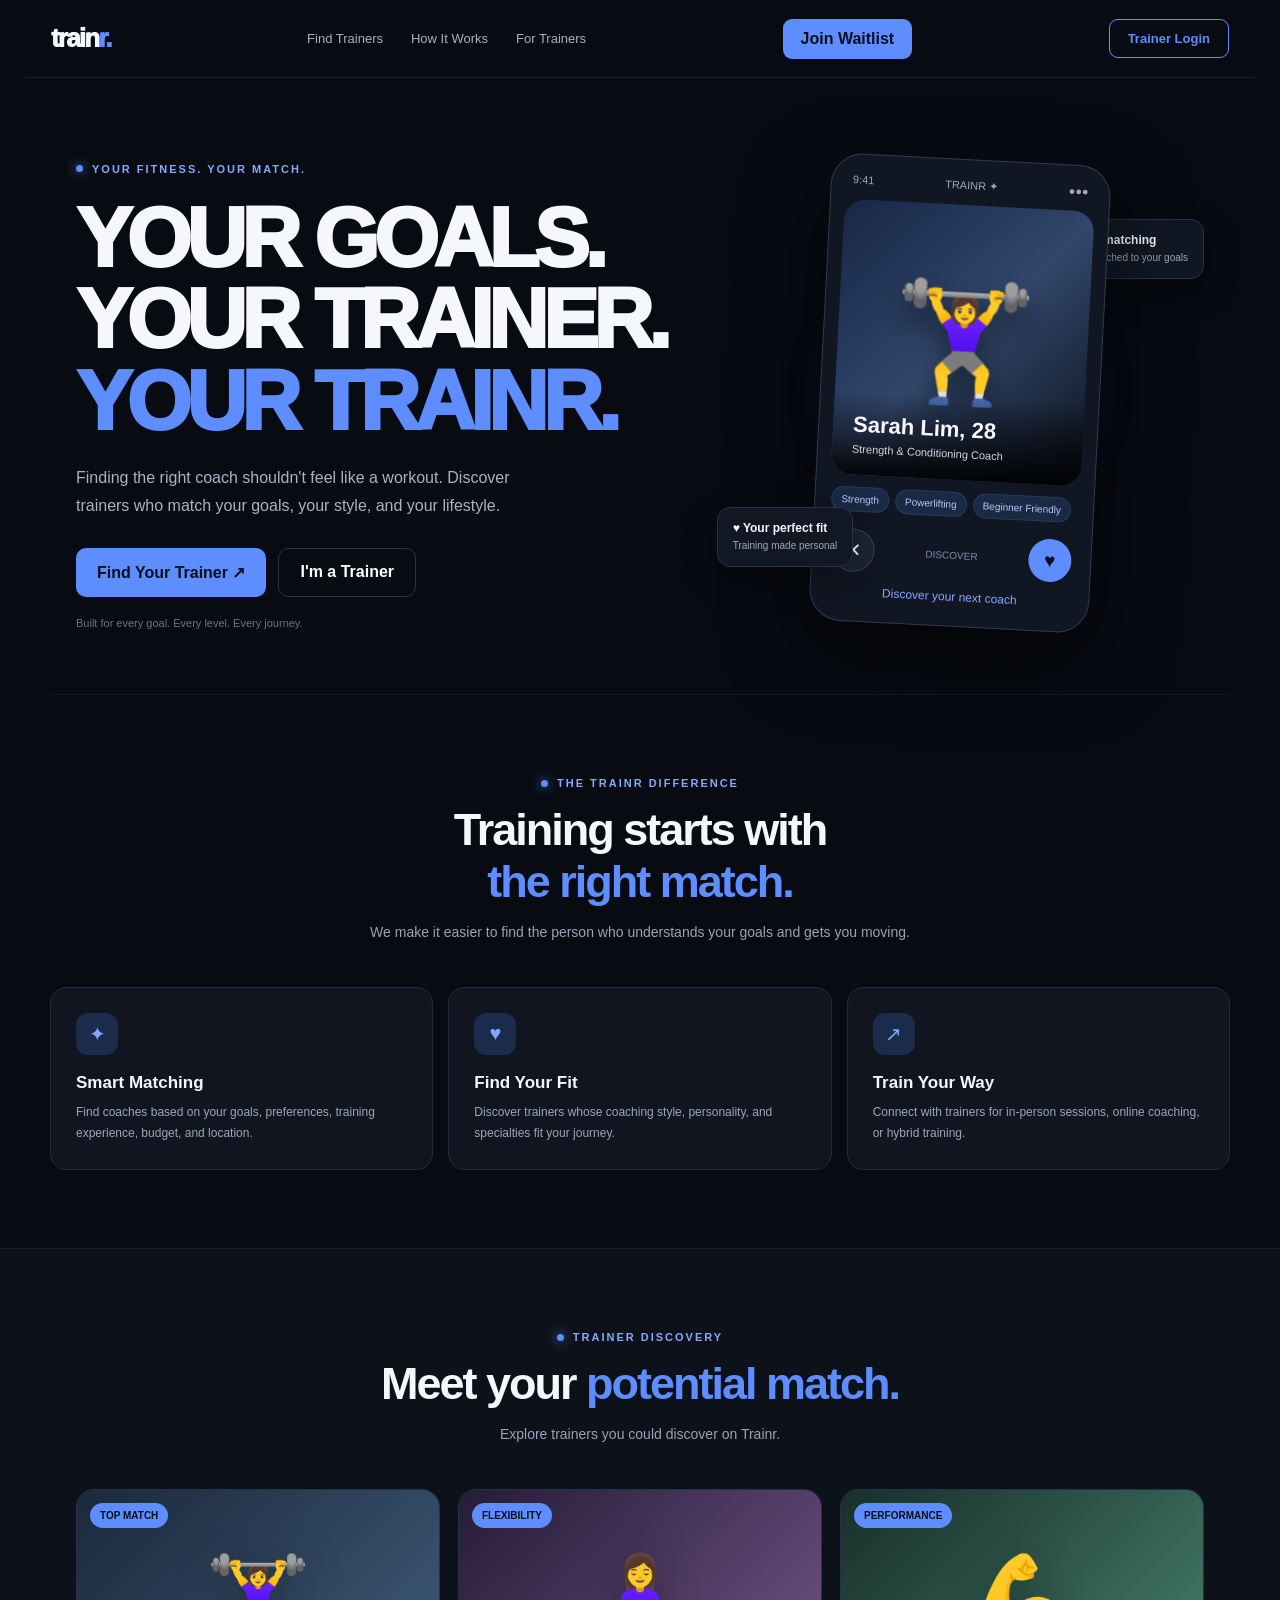
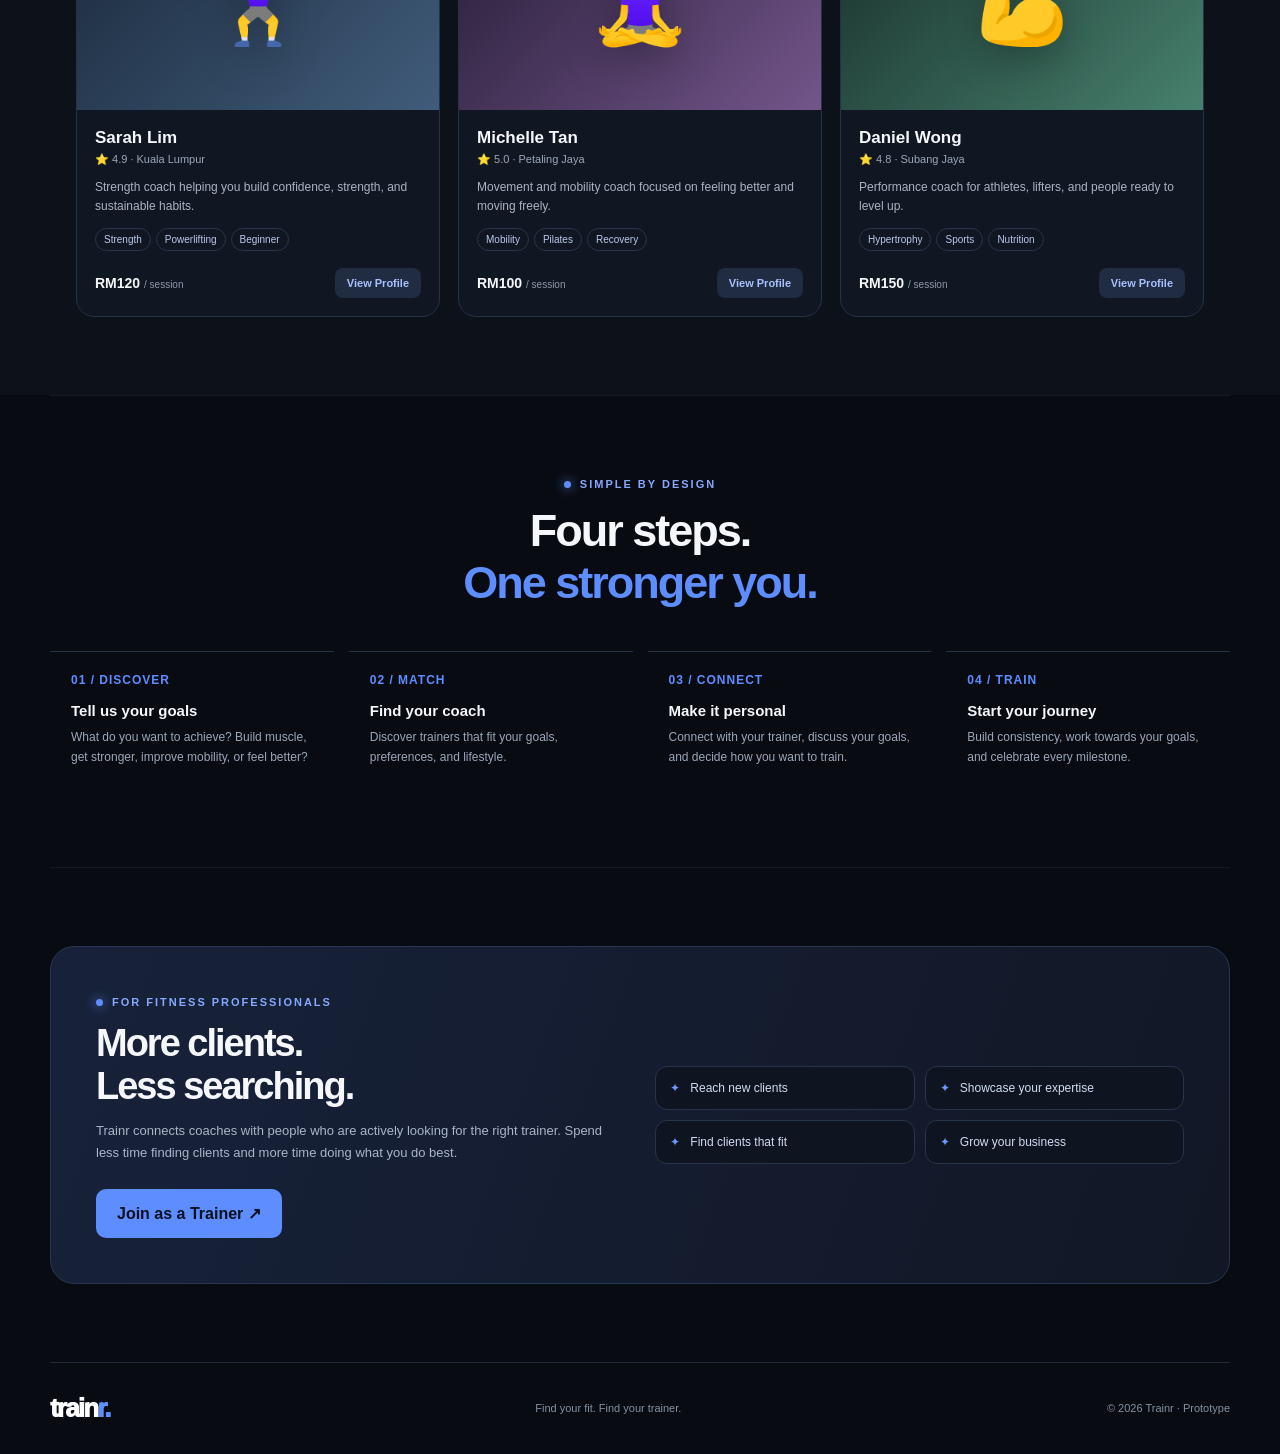
<file: index.html>
<!DOCTYPE html>
<html lang="en">
<head>
  <meta charset="UTF-8">
  <meta name="viewport" content="width=device-width, initial-scale=1.0">
  <title>Trainr — Find Your Fit</title>
  <meta name="description" content="Find the fitness trainer that matches your goals, lifestyle and training style.">
  <link rel="stylesheet" href="style.css">
</head>

<body>

  <!-- NAVIGATION -->
  <nav class="navbar">
    <a href="#" class="logo">train<span>r.</span></a>

    <div class="nav-links">
      <a href="#discover">Find Trainers</a>
      <a href="#how">How It Works</a>
      <a href="#trainers">For Trainers</a>
    </div>

    <button class="nav-cta" onclick="openModal('client')">
      Join Waitlist
    </button>
    <a href="trainr-trainer-dashboard.html" class="trainer-login">Trainer Login</a>
  </nav>

  <!-- HERO -->
  <section class="hero container">
    <div class="hero-content">

      <div class="eyebrow">
        <span class="dot"></span>
        YOUR FITNESS. YOUR MATCH.
      </div>

      <h1>
        YOUR GOALS.<br>
        YOUR TRAINER.<br>
        <span>YOUR TRAINR.</span>
      </h1>

      <p class="hero-description">
        Finding the right coach shouldn't feel like a workout.
        Discover trainers who match your goals, your style,
        and your lifestyle.
      </p>

      <div class="hero-buttons">
        <a href="#discover" class="btn-primary">Find Your Trainer ↗</a>
        <button class="btn-secondary" onclick="openModal('trainer')">
          I'm a Trainer
        </button>
      </div>

      <p class="hero-note">
        Built for every goal. Every level. Every journey.
      </p>
    </div>

    <!-- APP PREVIEW -->
    <div class="hero-visual">

      <div class="glow"></div>

      <div class="floating-card floating-top">
        <strong>⚡ Smart matching</strong>
        <small>Coaches matched to your goals</small>
      </div>

      <div class="phone">

        <div class="phone-header">
          <span>9:41</span>
          <span>TRAINR ✦</span>
          <span>●●●</span>
        </div>

        <div class="trainer-photo">
          <div class="trainer-placeholder">🏋️‍♀️</div>

          <div class="photo-overlay">
            <h3>Sarah Lim, 28</h3>
            <p>Strength & Conditioning Coach</p>
          </div>
        </div>

        <div class="tags">
          <span>Strength</span>
          <span>Powerlifting</span>
          <span>Beginner Friendly</span>
        </div>

        <div class="phone-actions">
          <button class="round-button pass" onclick="demoPass()">✕</button>
          <span>DISCOVER</span>
          <button class="round-button like" onclick="demoLike()">♥</button>
        </div>

        <div class="match-message" id="matchMessage">
          Discover your next coach
        </div>

      </div>

      <div class="floating-card floating-bottom">
        <strong>♥ Your perfect fit</strong>
        <small>Training made personal</small>
      </div>

    </div>
  </section>

  <!-- FEATURES -->
  <section class="section container" id="how">

    <div class="section-heading">
      <div class="eyebrow">
        <span class="dot"></span>
        THE TRAINR DIFFERENCE
      </div>

      <h2>
        Training starts with<br>
        <span>the right match.</span>
      </h2>

      <p>
        We make it easier to find the person who understands
        your goals and gets you moving.
      </p>
    </div>

    <div class="feature-grid">

      <div class="feature-card">
        <div class="feature-icon">✦</div>
        <h3>Smart Matching</h3>
        <p>
          Find coaches based on your goals, preferences,
          training experience, budget, and location.
        </p>
      </div>

      <div class="feature-card">
        <div class="feature-icon">♥</div>
        <h3>Find Your Fit</h3>
        <p>
          Discover trainers whose coaching style,
          personality, and specialties fit your journey.
        </p>
      </div>

      <div class="feature-card">
        <div class="feature-icon">↗</div>
        <h3>Train Your Way</h3>
        <p>
          Connect with trainers for in-person sessions,
          online coaching, or hybrid training.
        </p>
      </div>

    </div>
  </section>

  <!-- TRAINER DISCOVERY -->
  <section class="section discover-section" id="discover">

    <div class="container">

      <div class="section-heading">
        <div class="eyebrow">
          <span class="dot"></span>
          TRAINER DISCOVERY
        </div>

        <h2>
          Meet your <span>potential match.</span>
        </h2>

        <p>
          Explore trainers you could discover on Trainr.
        </p>
      </div>

      <div class="trainer-grid">

        <!-- TRAINER 1 -->
        <div class="trainer-card">

          <div class="trainer-image trainer-one">
            <div class="trainer-emoji">🏋️‍♀️</div>
            <div class="trainer-badge">TOP MATCH</div>
          </div>

          <div class="trainer-info">
            <h3>Sarah Lim</h3>
            <div class="trainer-meta">⭐ 4.9 · Kuala Lumpur</div>

            <p>
              Strength coach helping you build confidence,
              strength, and sustainable habits.
            </p>

            <div class="specialties">
              <span>Strength</span>
              <span>Powerlifting</span>
              <span>Beginner</span>
            </div>

            <div class="trainer-bottom">
              <div class="price">
                RM120 <small>/ session</small>
              </div>

              <button class="small-button" onclick="openModal('client')">
                View Profile
              </button>
            </div>
          </div>
        </div>

        <!-- TRAINER 2 -->
        <div class="trainer-card">

          <div class="trainer-image trainer-two">
            <div class="trainer-emoji">🧘‍♀️</div>
            <div class="trainer-badge">FLEXIBILITY</div>
          </div>

          <div class="trainer-info">
            <h3>Michelle Tan</h3>
            <div class="trainer-meta">⭐ 5.0 · Petaling Jaya</div>

            <p>
              Movement and mobility coach focused on feeling
              better and moving freely.
            </p>

            <div class="specialties">
              <span>Mobility</span>
              <span>Pilates</span>
              <span>Recovery</span>
            </div>

            <div class="trainer-bottom">
              <div class="price">
                RM100 <small>/ session</small>
              </div>

              <button class="small-button" onclick="openModal('client')">
                View Profile
              </button>
            </div>
          </div>
        </div>

        <!-- TRAINER 3 -->
        <div class="trainer-card">

          <div class="trainer-image trainer-three">
            <div class="trainer-emoji">💪</div>
            <div class="trainer-badge">PERFORMANCE</div>
          </div>

          <div class="trainer-info">
            <h3>Daniel Wong</h3>
            <div class="trainer-meta">⭐ 4.8 · Subang Jaya</div>

            <p>
              Performance coach for athletes, lifters,
              and people ready to level up.
            </p>

            <div class="specialties">
              <span>Hypertrophy</span>
              <span>Sports</span>
              <span>Nutrition</span>
            </div>

            <div class="trainer-bottom">
              <div class="price">
                RM150 <small>/ session</small>
              </div>

              <button class="small-button" onclick="openModal('client')">
                View Profile
              </button>
            </div>
          </div>
        </div>

      </div>
    </div>
  </section>

  <!-- HOW IT WORKS -->
  <section class="section container">

    <div class="section-heading">
      <div class="eyebrow">
        <span class="dot"></span>
        SIMPLE BY DESIGN
      </div>

      <h2>
        Four steps.<br>
        <span>One stronger you.</span>
      </h2>
    </div>

    <div class="steps-grid">

      <div class="step">
        <div class="step-number">01 / DISCOVER</div>
        <h3>Tell us your goals</h3>
        <p>
          What do you want to achieve? Build muscle,
          get stronger, improve mobility, or feel better?
        </p>
      </div>

      <div class="step">
        <div class="step-number">02 / MATCH</div>
        <h3>Find your coach</h3>
        <p>
          Discover trainers that fit your goals,
          preferences, and lifestyle.
        </p>
      </div>

      <div class="step">
        <div class="step-number">03 / CONNECT</div>
        <h3>Make it personal</h3>
        <p>
          Connect with your trainer, discuss your goals,
          and decide how you want to train.
        </p>
      </div>

      <div class="step">
        <div class="step-number">04 / TRAIN</div>
        <h3>Start your journey</h3>
        <p>
          Build consistency, work towards your goals,
          and celebrate every milestone.
        </p>
      </div>

    </div>
  </section>

  <!-- FOR TRAINERS -->
  <section class="section container" id="trainers">

    <div class="trainer-cta">

      <div class="trainer-cta-content">

        <div class="eyebrow">
          <span class="dot"></span>
          FOR FITNESS PROFESSIONALS
        </div>

        <h2>
          More clients.<br>
          Less searching.
        </h2>

        <p>
          Trainr connects coaches with people who are actively
          looking for the right trainer. Spend less time finding
          clients and more time doing what you do best.
        </p>

        <button class="btn-primary" onclick="openModal('trainer')">
          Join as a Trainer ↗
        </button>

      </div>

      <div class="benefits-grid">

        <div class="benefit">
          <span>✦</span> Reach new clients
        </div>

        <div class="benefit">
          <span>✦</span> Showcase your expertise
        </div>

        <div class="benefit">
          <span>✦</span> Find clients that fit
        </div>

        <div class="benefit">
          <span>✦</span> Grow your business
        </div>

      </div>

    </div>
  </section>

  <!-- FOOTER -->
  <footer class="footer container">
    <div class="footer-logo">train<span>r.</span></div>
    <p>Find your fit. Find your trainer.</p>
    <p>© 2026 Trainr · Prototype</p>
  </footer>

  <!-- WAITLIST MODAL -->
  <div class="modal" id="waitlistModal">

    <div class="modal-content">

      <button class="close-button" onclick="closeModal()">×</button>

      <h2 id="modalTitle">Find your Trainr.</h2>

      <p id="modalDescription">
        Be among the first to discover coaches who match your goals.
      </p>

      <div class="success-message" id="successMessage">
        You're on the list! 🎉
        <br>
        This is currently a prototype signup.
        Your information is not being sent anywhere yet.
      </div>

      <form id="waitlistForm" onsubmit="submitForm(event)">

        <input
          type="text"
          id="name"
          placeholder="Your name"
          required
        >

        <input
          type="email"
          id="email"
          placeholder="Email address"
          required
        >

        <select id="userRole">
          <option value="client">I'm looking for a trainer</option>
          <option value="trainer">I'm a fitness trainer</option>
        </select>

        <button type="submit" class="btn-primary full-width">
          Join the Waitlist →
        </button>

      </form>

    </div>
  </div>

  <script src="script.js"></script>

</body>
</html>
</file>
<file: style.css>
* {
  box-sizing: border-box;
  margin: 0;
  padding: 0;
}

html {
  scroll-behavior: smooth;
}

body {
  background: #080b12;
  color: #f5f7fb;
  font-family: Inter, Arial, sans-serif;
}

button,
input,
select {
  font: inherit;
}

button {
  cursor: pointer;
}

a {
  text-decoration: none;
  color: inherit;
}

.container {
  max-width: 1180px;
  margin: auto;
  padding: 0 26px;
}

/* NAVBAR */

.navbar {
  max-width: 1230px;
  margin: auto;
  height: 78px;
  padding: 0 26px;
  display: flex;
  align-items: center;
  justify-content: space-between;
  border-bottom: 1px solid rgba(255,255,255,.08);
}

.logo,
.footer-logo {
  font-size: 26px;
  font-weight: 950;
  letter-spacing: -1.8px;
}

.logo span,
.footer-logo span {
  color: #5d8dff;
}

.nav-links {
  display: flex;
  gap: 28px;
  color: #a8b0c0;
  font-size: 13px;
}

.nav-links a:hover {
  color: white;
}

.nav-cta {
  background: #5d8dff;
  color: #07101f;
  border: none;
  border-radius: 9px;
  padding: 11px 18px;
  font-weight: 800;
}

/* BUTTONS */

.btn-primary {
  display: inline-block;
  background: #5d8dff;
  color: #07101f;
  border: none;
  padding: 15px 21px;
  border-radius: 10px;
  font-weight: 850;
  transition: .2s;
}

.btn-primary:hover {
  transform: translateY(-2px);
  background: #79a2ff;
}

.btn-secondary {
  background: transparent;
  border: 1px solid #2a3343;
  color: white;
  padding: 14px 21px;
  border-radius: 10px;
  font-weight: 750;
}

.btn-secondary:hover {
  border-color: #5d8dff;
}

/* HERO */

.hero {
  padding-top: 80px;
  padding-bottom: 65px;
  display: grid;
  grid-template-columns: 1.1fr .9fr;
  align-items: center;
  gap: 45px;
}

.eyebrow {
  display: inline-flex;
  align-items: center;
  gap: 9px;
  color: #86a9ff;
  font-size: 11px;
  font-weight: 800;
  letter-spacing: 2px;
}

.dot {
  height: 7px;
  width: 7px;
  background: #5d8dff;
  border-radius: 50%;
  box-shadow: 0 0 12px #5d8dff;
}

.hero h1 {
  font-size: clamp(48px, 7vw, 83px);
  line-height: .98;
  letter-spacing: -5px;
  margin: 22px 0;
  font-weight: 950;
}

.hero h1 span {
  color: #5d8dff;
}

.hero-description {
  color: #aab3c4;
  line-height: 1.75;
  max-width: 490px;
  font-size: 16px;
}

.hero-buttons {
  display: flex;
  gap: 12px;
  margin-top: 28px;
  flex-wrap: wrap;
}

.hero-note {
  font-size: 11px;
  color: #687487;
  margin-top: 20px;
}

/* HERO APP PREVIEW */

.hero-visual {
  min-height: 420px;
  position: relative;
  display: flex;
  align-items: center;
  justify-content: center;
}

.glow {
  position: absolute;
  width: 330px;
  height: 330px;
  background: radial-gradient(
    circle,
    rgba(72,116,255,.28),
    transparent 68%
  );
  filter: blur(15px);
}

.phone {
  width: 280px;
  position: relative;
  background: #101622;
  border: 1px solid #313b50;
  border-radius: 32px;
  padding: 14px;
  box-shadow: 0 30px 80px rgba(0,0,0,.6);
  transform: rotate(3deg);
}

.phone-header {
  display: flex;
  justify-content: space-between;
  font-size: 11px;
  color: #9ca8bc;
  padding: 5px 7px 13px;
}

.trainer-photo {
  height: 275px;
  border-radius: 21px;
  overflow: hidden;
  position: relative;
  background: linear-gradient(135deg,#172746,#31476b,#0c111b);
  display: flex;
  align-items: center;
  justify-content: center;
}

.trainer-placeholder {
  font-size: 115px;
  filter: drop-shadow(0 15px 15px #0007);
}

.photo-overlay {
  position: absolute;
  bottom: 0;
  left: 0;
  right: 0;
  padding: 20px;
  background: linear-gradient(transparent,rgba(0,0,0,.9));
}

.photo-overlay h3 {
  font-size: 22px;
  margin-bottom: 5px;
}

.photo-overlay p {
  font-size: 11px;
  color: #d1d8e5;
}

.tags {
  display: flex;
  gap: 6px;
  flex-wrap: wrap;
  padding: 12px 2px;
}

.tags span {
  font-size: 10px;
  color: #b7c8f7;
  background: #1a2944;
  border: 1px solid #263b62;
  padding: 6px 9px;
  border-radius: 20px;
}

.phone-actions {
  display: flex;
  justify-content: space-between;
  align-items: center;
  padding: 5px;
}

.phone-actions span {
  font-size: 10px;
  color: #7f91ae;
}

.round-button {
  width: 43px;
  height: 43px;
  border-radius: 50%;
  background: #1c2432;
  border: 1px solid #354156;
  font-size: 19px;
  color: white;
}

.round-button.like {
  background: #5d8dff;
  color: #07101f;
  border: none;
}

.match-message {
  font-size: 12px;
  color: #89a9ff;
  text-align: center;
  padding: 8px;
}

.floating-card {
  position: absolute;
  background: #111824;
  border: 1px solid #263348;
  padding: 13px 15px;
  border-radius: 13px;
  box-shadow: 0 12px 35px #0005;
}

.floating-card strong {
  display: block;
  font-size: 12px;
}

.floating-card small {
  color: #9ca8bc;
  font-size: 10px;
}

.floating-top {
  top: 60px;
  right: 0;
}

.floating-bottom {
  bottom: 60px;
  left: 0;
}

/* SECTIONS */

.section {
  padding: 78px 0;
  border-top: 1px solid rgba(255,255,255,.06);
}

.section-heading {
  text-align: center;
  margin-bottom: 42px;
}

.section-heading h2 {
  font-size: clamp(30px,4vw,45px);
  letter-spacing: -2px;
  margin: 13px 0;
}

.section-heading h2 span {
  color: #5d8dff;
}

.section-heading p {
  color: #98a4b7;
  font-size: 14px;
  line-height: 1.7;
  max-width: 550px;
  margin: auto;
}

/* FEATURES */

.feature-grid {
  display: grid;
  grid-template-columns: repeat(3,1fr);
  gap: 15px;
}

.feature-card {
  background: #101520;
  border: 1px solid #202b3d;
  border-radius: 16px;
  padding: 25px;
}

.feature-icon {
  width: 42px;
  height: 42px;
  border-radius: 12px;
  background: #1b2b4b;
  color: #80a5ff;
  display: flex;
  align-items: center;
  justify-content: center;
  font-size: 20px;
  margin-bottom: 18px;
}

.feature-card h3 {
  font-size: 17px;
  margin-bottom: 9px;
}

.feature-card p {
  font-size: 12px;
  color: #9ba7ba;
  line-height: 1.75;
}

/* DISCOVERY */

.discover-section {
  background: #0d111a;
}

.trainer-grid {
  display: grid;
  grid-template-columns: repeat(3,1fr);
  gap: 18px;
}

.trainer-card {
  background: #111722;
  border: 1px solid #263247;
  border-radius: 18px;
  overflow: hidden;
  transition: .2s;
}

.trainer-card:hover {
  transform: translateY(-5px);
  border-color: #4e76c8;
}

.trainer-image {
  height: 220px;
  display: flex;
  align-items: center;
  justify-content: center;
  font-size: 85px;
  position: relative;
}

.trainer-one {
  background: linear-gradient(135deg,#1b293c,#405c7a);
}

.trainer-two {
  background: linear-gradient(135deg,#251c36,#73558a);
}

.trainer-three {
  background: linear-gradient(135deg,#182f2a,#47806d);
}

.trainer-emoji {
  filter: drop-shadow(0 10px 20px rgba(0,0,0,.3));
}

.trainer-badge {
  position: absolute;
  top: 13px;
  left: 13px;
  background: #5d8dff;
  color: #08101c;
  font-weight: 800;
  font-size: 10px;
  padding: 7px 10px;
  border-radius: 20px;
}

.trainer-info {
  padding: 18px;
}

.trainer-info h3 {
  margin-bottom: 5px;
  font-size: 17px;
}

.trainer-meta {
  color: #9aa7ba;
  font-size: 11px;
}

.trainer-info p {
  color: #a9b3c4;
  font-size: 12px;
  line-height: 1.6;
  margin: 12px 0;
}

.specialties {
  display: flex;
  gap: 5px;
  flex-wrap: wrap;
}

.specialties span {
  font-size: 10px;
  border: 1px solid #29354a;
  color: #b9c9ed;
  padding: 5px 8px;
  border-radius: 20px;
}

.trainer-bottom {
  display: flex;
  align-items: center;
  justify-content: space-between;
  margin-top: 17px;
}

.price {
  font-weight: 800;
  font-size: 14px;
}

.price small {
  font-size: 10px;
  color: #8c99ad;
  font-weight: 400;
}

.small-button {
  background: #202c42;
  border: 0;
  color: #a9c0ff;
  padding: 9px 12px;
  border-radius: 8px;
  font-size: 11px;
  font-weight: 800;
}

/* STEPS */

.steps-grid {
  display: grid;
  grid-template-columns: repeat(4,1fr);
  gap: 15px;
}

.step {
  padding: 21px;
  border-top: 1px solid #263449;
}

.step-number {
  font-size: 12px;
  color: #5d8dff;
  font-weight: 900;
  letter-spacing: 1px;
}

.step h3 {
  font-size: 15px;
  margin: 15px 0 9px;
}

.step p {
  color: #9aa7ba;
  font-size: 12px;
  line-height: 1.65;
}

/* TRAINER CTA */

.trainer-cta {
  background: linear-gradient(110deg,#17223a,#111725);
  border: 1px solid #263853;
  border-radius: 24px;
  padding: 45px;
  display: grid;
  grid-template-columns: 1fr 1fr;
  gap: 30px;
  align-items: center;
}

.trainer-cta h2 {
  font-size: 38px;
  letter-spacing: -2px;
  margin: 12px 0;
}

.trainer-cta p {
  color: #aab5c7;
  line-height: 1.7;
  font-size: 13px;
  margin-bottom: 25px;
}

.benefits-grid {
  display: grid;
  grid-template-columns: 1fr 1fr;
  gap: 10px;
}

.benefit {
  background: #0e1521;
  border: 1px solid #26354b;
  padding: 14px;
  border-radius: 12px;
  font-size: 12px;
  color: #d0dbf2;
}

.benefit span {
  color: #6d98ff;
  margin-right: 7px;
}

/* FOOTER */

.footer {
  padding: 30px 0;
  border-top: 1px solid #202a3b;
  display: flex;
  justify-content: space-between;
  align-items: center;
  color: #8491a5;
  font-size: 11px;
}

.footer-logo {
  color: white;
}

/* MODAL */

.modal {
  position: fixed;
  inset: 0;
  background: rgba(0,0,0,.75);
  z-index: 999;
  display: none;
  align-items: center;
  justify-content: center;
  padding: 20px;
}

.modal.show {
  display: flex;
}

.modal-content {
  width: min(420px,100%);
  background: #111824;
  border: 1px solid #33445f;
  border-radius: 20px;
  padding: 27px;
  box-shadow: 0 30px 100px #000;
}

.modal-content h2 {
  font-size: 27px;
  letter-spacing: -1px;
  margin-bottom: 10px;
}

.modal-content p {
  color: #9eabbf;
  font-size: 13px;
  line-height: 1.6;
}

.close-button {
  float: right;
  background: none;
  border: none;
  color: #9aa8bc;
  font-size: 24px;
}

#waitlistForm {
  display: grid;
  gap: 12px;
  margin-top: 20px;
}

#waitlistForm input,
#waitlistForm select {
  width: 100%;
  padding: 13px;
  background: #0a1019;
  border: 1px solid #2c394e;
  color: white;
  border-radius: 9px;
}

.full-width {
  width: 100%;
}

.success-message {
  display: none;
  background: #102b22;
  color: #9ee3c1;
  border: 1px solid #24543e;
  border-radius: 10px;
  padding: 14px;
  font-size: 13px;
  margin-top: 15px;
}

/* RESPONSIVE */

@media (max-width: 850px) {
  .hero {
    grid-template-columns: 1fr;
    padding-top: 55px;
  }

  .hero-visual {
    min-height: 400px;
  }

  .feature-grid {
    grid-template-columns: 1fr 1fr;
  }

  .trainer-grid {
    grid-template-columns: 1fr 1fr;
  }

  .steps-grid {
    grid-template-columns: 1fr 1fr;
  }

  .trainer-cta {
    grid-template-columns: 1fr;
  }
}

@media (max-width: 600px) {
  .navbar {
    height: 66px;
    padding: 0 17px;
  }

  .nav-links {
    display: none;
  }

  .container {
    padding: 0 18px;
  }

  .hero h1 {
    letter-spacing: -3px;
  }

  .hero {
    gap: 20px;
    padding: 50px 0 45px;
  }

  .hero-visual {
    min-height: 380px;
  }

  .phone {
    width: 245px;
  }

  .trainer-photo {
    height: 245px;
  }

  .floating-top {
    right: -2px;
    top: 35px;
  }

  .floating-bottom {
    left: -2px;
    bottom: 25px;
  }

  .section {
    padding: 55px 0;
  }

  .feature-grid,
  .trainer-grid {
    grid-template-columns: 1fr;
  }

  .trainer-image {
    height: 240px;
  }

  .steps-grid {
    grid-template-columns: 1fr 1fr;
  }

  .trainer-cta {
    padding: 25px;
  }

  .trainer-cta h2 {
    font-size: 31px;
  }

  .footer {
    flex-direction: column;
    gap: 12px;
    text-align: center;
  }
}
/* TRAINER LOGIN LINK */
.trainer-login {
  display: inline-block;
  background: transparent;
  color: #5d8dff;
  border: 1px solid #5d8dff;
  border-radius: 9px;
  padding: 11px 18px;
  font-weight: 800;
  font-size: 13px;
  white-space: nowrap;
  transition: 0.2s;
}

.trainer-login:hover {
  background: #5d8dff;
  color: #07101f;
}

/* MOBILE NAVIGATION */
@media (max-width: 600px) {
  .trainer-login {
    padding: 8px 10px;
    font-size: 11px;
  }

  .nav-cta {
    padding: 8px 10px;
    font-size: 11px;
  }
}
</file>
